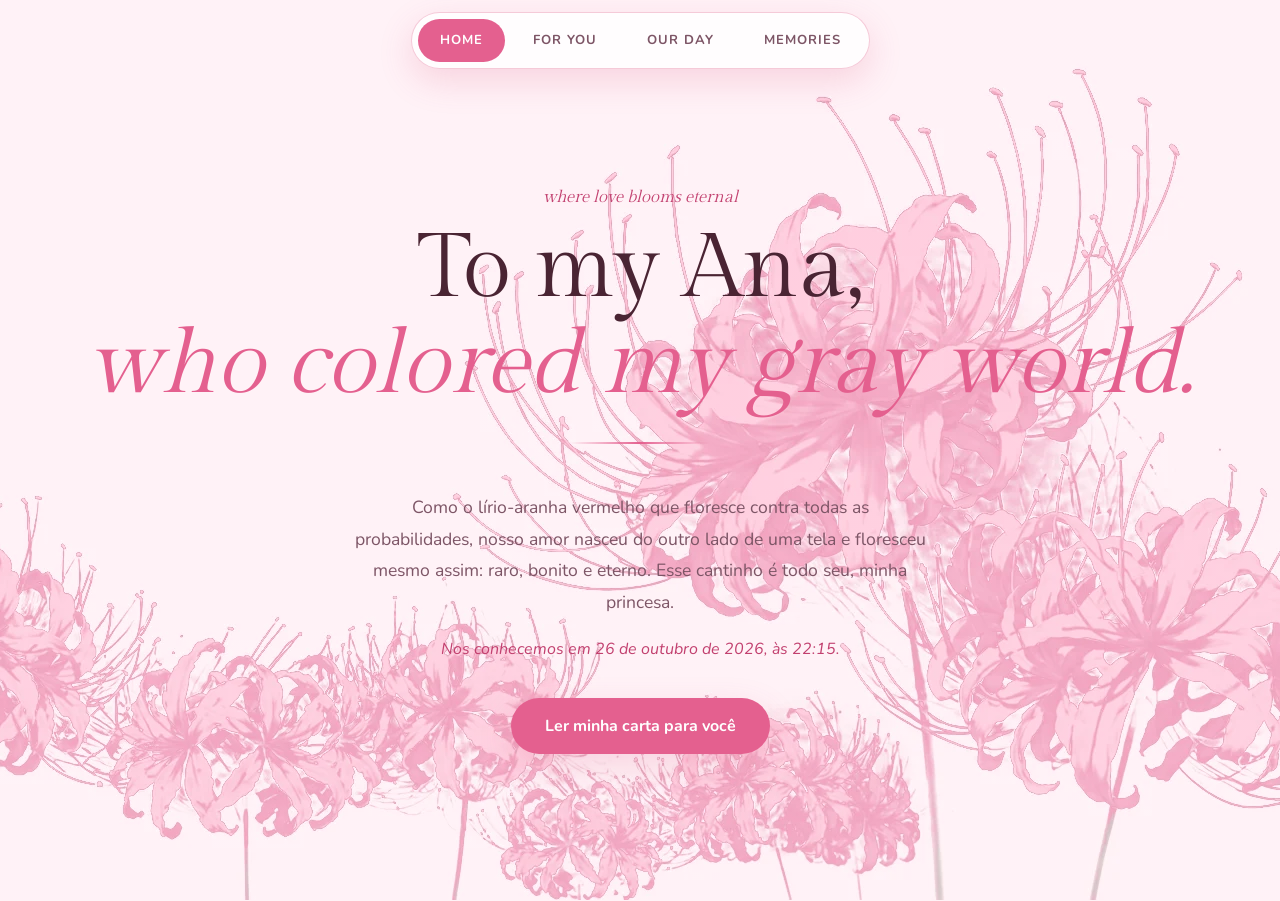
<file: index.html>
<!DOCTYPE html>
<html lang="pt-br">
<head>
    <meta charset="UTF-8">
    <meta name="viewport" content="width=device-width, initial-scale=1.0">
    <meta name="theme-color" content="#ffe1ea">
    <title>Para a Ana, meu amor ❤</title>
    <link rel="icon" href="favicon/coracao.png" type="image/png">
    <link rel="stylesheet" href="style.css">
</head>
<body class="home">

    <header class="cabecalho">
        <nav>
            <a class="ativo" href="index.html">HOME</a>
            <a href="foryou.html">FOR YOU</a>
            <a href="ourday.html">OUR DAY</a>
            <a href="memories.html">MEMORIES</a>
        </nav>
    </header>

    <main class="conteudo">

        <h1 class="frase">
            <span class="text-mini">where love blooms eternal</span>
            To my Ana,<br>
            <span class="rosa">who colored my gray world.</span>
        </h1>

        <div class="linha"></div>

        <p class="text-final">
            Como o lírio-aranha vermelho que floresce contra todas as probabilidades,
            nosso amor nasceu do outro lado de uma tela e floresceu mesmo assim:
            raro, bonito e eterno. Esse cantinho é todo seu, minha princesa.
        </p>

        <p class="data-encontro">Nos conhecemos em 26 de outubro de 2026, às 22:15.</p>

        <a class="botao" href="foryou.html">Ler minha carta para você</a>
    </main>

    <div class="hearts" aria-hidden="true">
        <span>❤</span><span>❤</span><span>❤</span><span>❤</span><span>❤</span>
        <span>❤</span><span>❤</span><span>❤</span><span>❤</span><span>❤</span>
    </div>

    <audio id="bg-music"></audio>
    <script src="script.js"></script>
</body>
</html>
</file>
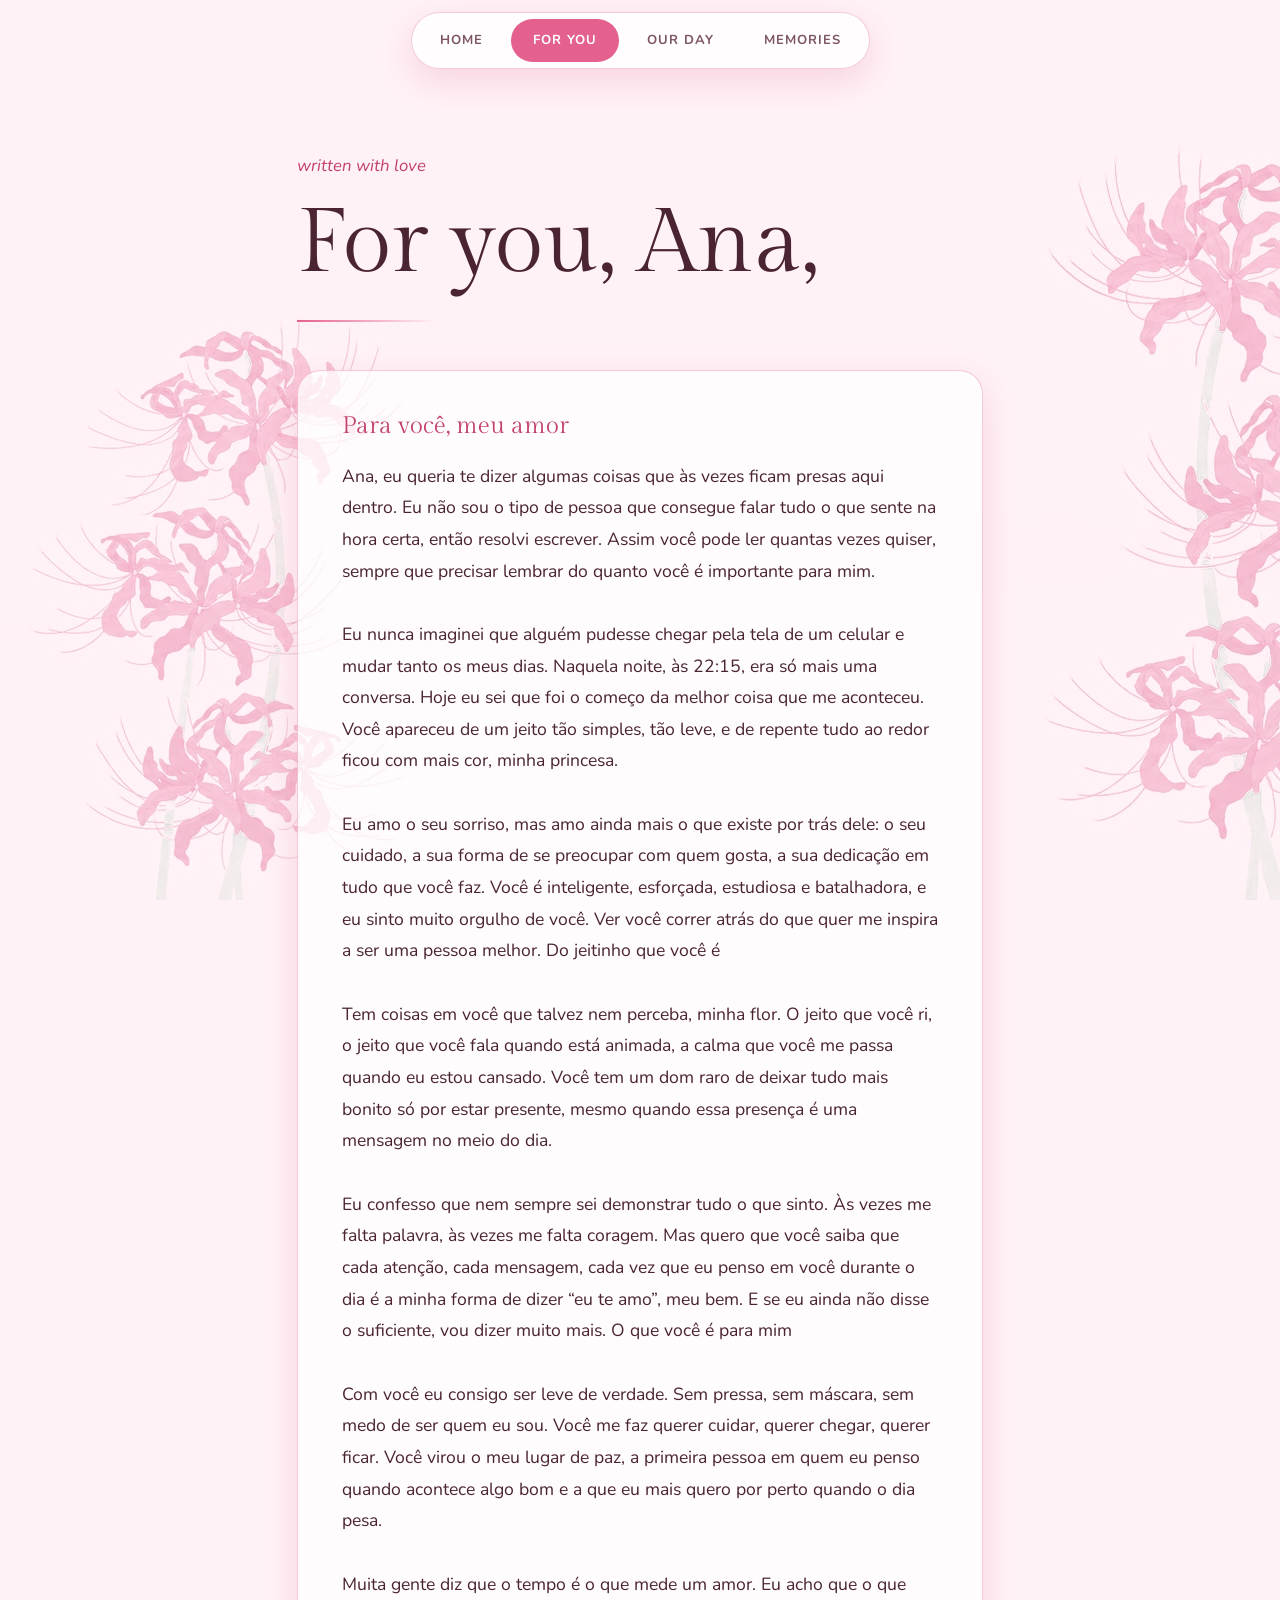
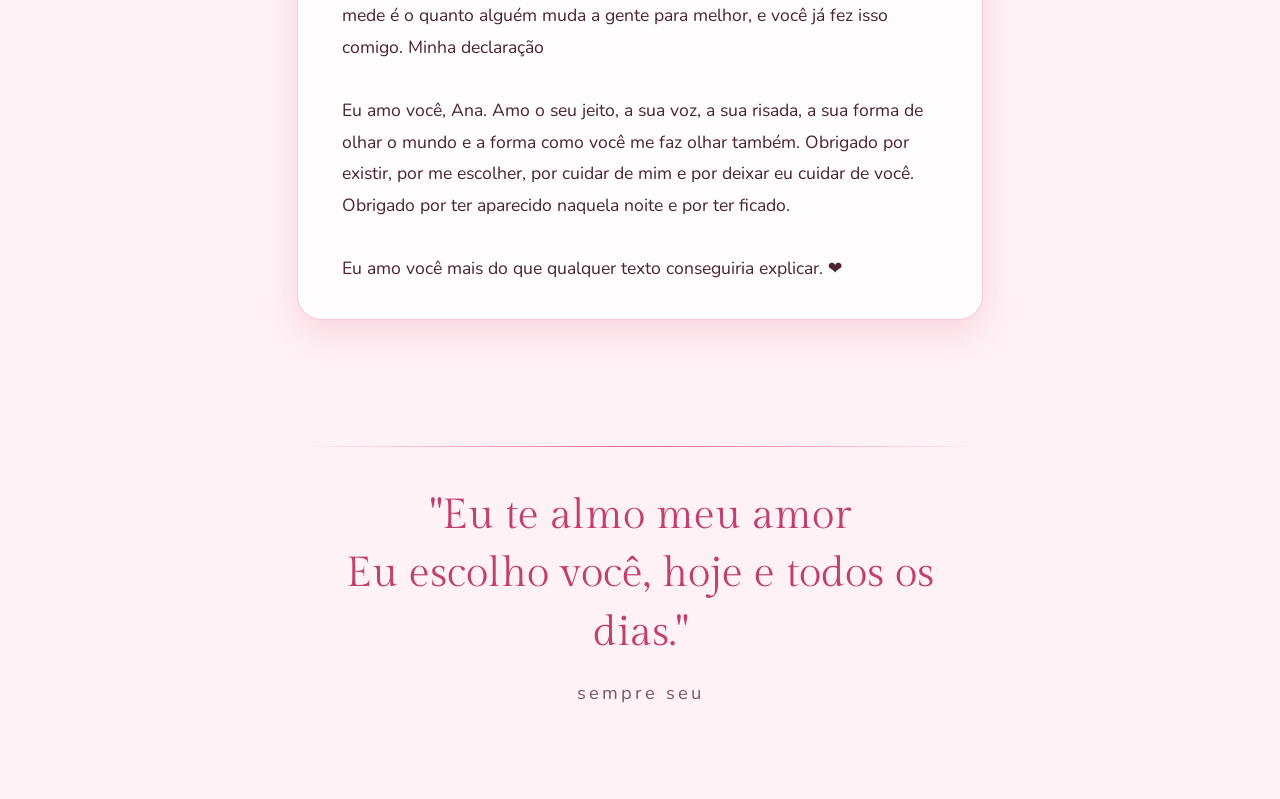
<file: foryou.html>
<!DOCTYPE html>
<html lang="pt-br">
<head>
    <meta charset="UTF-8">
    <meta name="viewport" content="width=device-width, initial-scale=1.0">
    <meta name="theme-color" content="#ffe1ea">
    <title>Para você, Ana ❤</title>
    <link rel="icon" href="favicon/coracao.png" type="image/png">
    <link rel="stylesheet" href="style.css">
</head>
<body class="foryou">

    <header class="cabecalho">
        <nav>
            <a href="index.html">HOME</a>
            <a class="ativo" href="foryou.html">FOR YOU</a>
            <a href="ourday.html">OUR DAY</a>
            <a href="memories.html">MEMORIES</a>
        </nav>
    </header>

    <section class="for-you">
        <p class="mini-title">written with love</p>

        <h1>
            For you, Ana,<br>
            <span class="rosa"></span>
        </h1>

        <div class="line"></div>

        <div class="text-block">
            <p class="section-title">Para você, meu amor</p>

            <p class="main-text">
                Ana, eu queria te dizer algumas coisas que às vezes ficam presas aqui dentro. Eu não sou o tipo de pessoa que consegue falar tudo o que sente na hora certa, então resolvi escrever. Assim você pode ler quantas vezes quiser, sempre que precisar lembrar do quanto você é importante para mim.
                <br><br>
                Eu nunca imaginei que alguém pudesse chegar pela tela de um celular e mudar tanto os meus dias. Naquela noite, às 22:15, era só mais uma conversa. Hoje eu sei que foi o começo da melhor coisa que me aconteceu. Você apareceu de um jeito tão simples, tão leve, e de repente tudo ao redor ficou com mais cor, minha princesa.
                <br><br>
                Eu amo o seu sorriso, mas amo ainda mais o que existe por trás dele: o seu cuidado, a sua forma de se preocupar com quem gosta, a sua dedicação em tudo que você faz. Você é inteligente, esforçada, estudiosa e batalhadora, e eu sinto muito orgulho de você. Ver você correr atrás do que quer me inspira a ser uma pessoa melhor. Do jeitinho que você é
                <br><br>
                Tem coisas em você que talvez nem perceba, minha flor. O jeito que você ri, o jeito que você fala quando está animada, a calma que você me passa quando eu estou cansado. Você tem um dom raro de deixar tudo mais bonito só por estar presente, mesmo quando essa presença é uma mensagem no meio do dia.
                <br><br>
                Eu confesso que nem sempre sei demonstrar tudo o que sinto. Às vezes me falta palavra, às vezes me falta coragem. Mas quero que você saiba que cada atenção, cada mensagem, cada vez que eu penso em você durante o dia é a minha forma de dizer “eu te amo”, meu bem. E se eu ainda não disse o suficiente, vou dizer muito mais. O que você é para mim
                <br><br>
                Com você eu consigo ser leve de verdade. Sem pressa, sem máscara, sem medo de ser quem eu sou. Você me faz querer cuidar, querer chegar, querer ficar. Você virou o meu lugar de paz, a primeira pessoa em quem eu penso quando acontece algo bom e a que eu mais quero por perto quando o dia pesa.
                <br><br>
                Muita gente diz que o tempo é o que mede um amor. Eu acho que o que mede é o quanto alguém muda a gente para melhor, e você já fez isso comigo. Minha declaração
                <br><br>
                Eu amo você, Ana. Amo o seu jeito, a sua voz, a sua risada, a sua forma de olhar o mundo e a forma como você me faz olhar também. Obrigado por existir, por me escolher, por cuidar de mim e por deixar eu cuidar de você. Obrigado por ter aparecido naquela noite e por ter ficado.
                <br><br>
                Eu amo você mais do que qualquer texto conseguiria explicar. ❤️
            </p>
        </div>
    </section>

    <section class="final-page">
        <div class="line01"></div>

        <h1>
            "Eu te almo meu amor<br>
            Eu escolho você, hoje e todos os dias."
        </h1>

        <p>sempre seu</p>
    </section>

    <div class="hearts" aria-hidden="true">
        <span>❤</span><span>❤</span><span>❤</span><span>❤</span><span>❤</span>
        <span>❤</span><span>❤</span><span>❤</span><span>❤</span><span>❤</span>
    </div>

    <audio id="bg-music"></audio>
    <script src="script.js"></script>
</body>
</html>
</file>
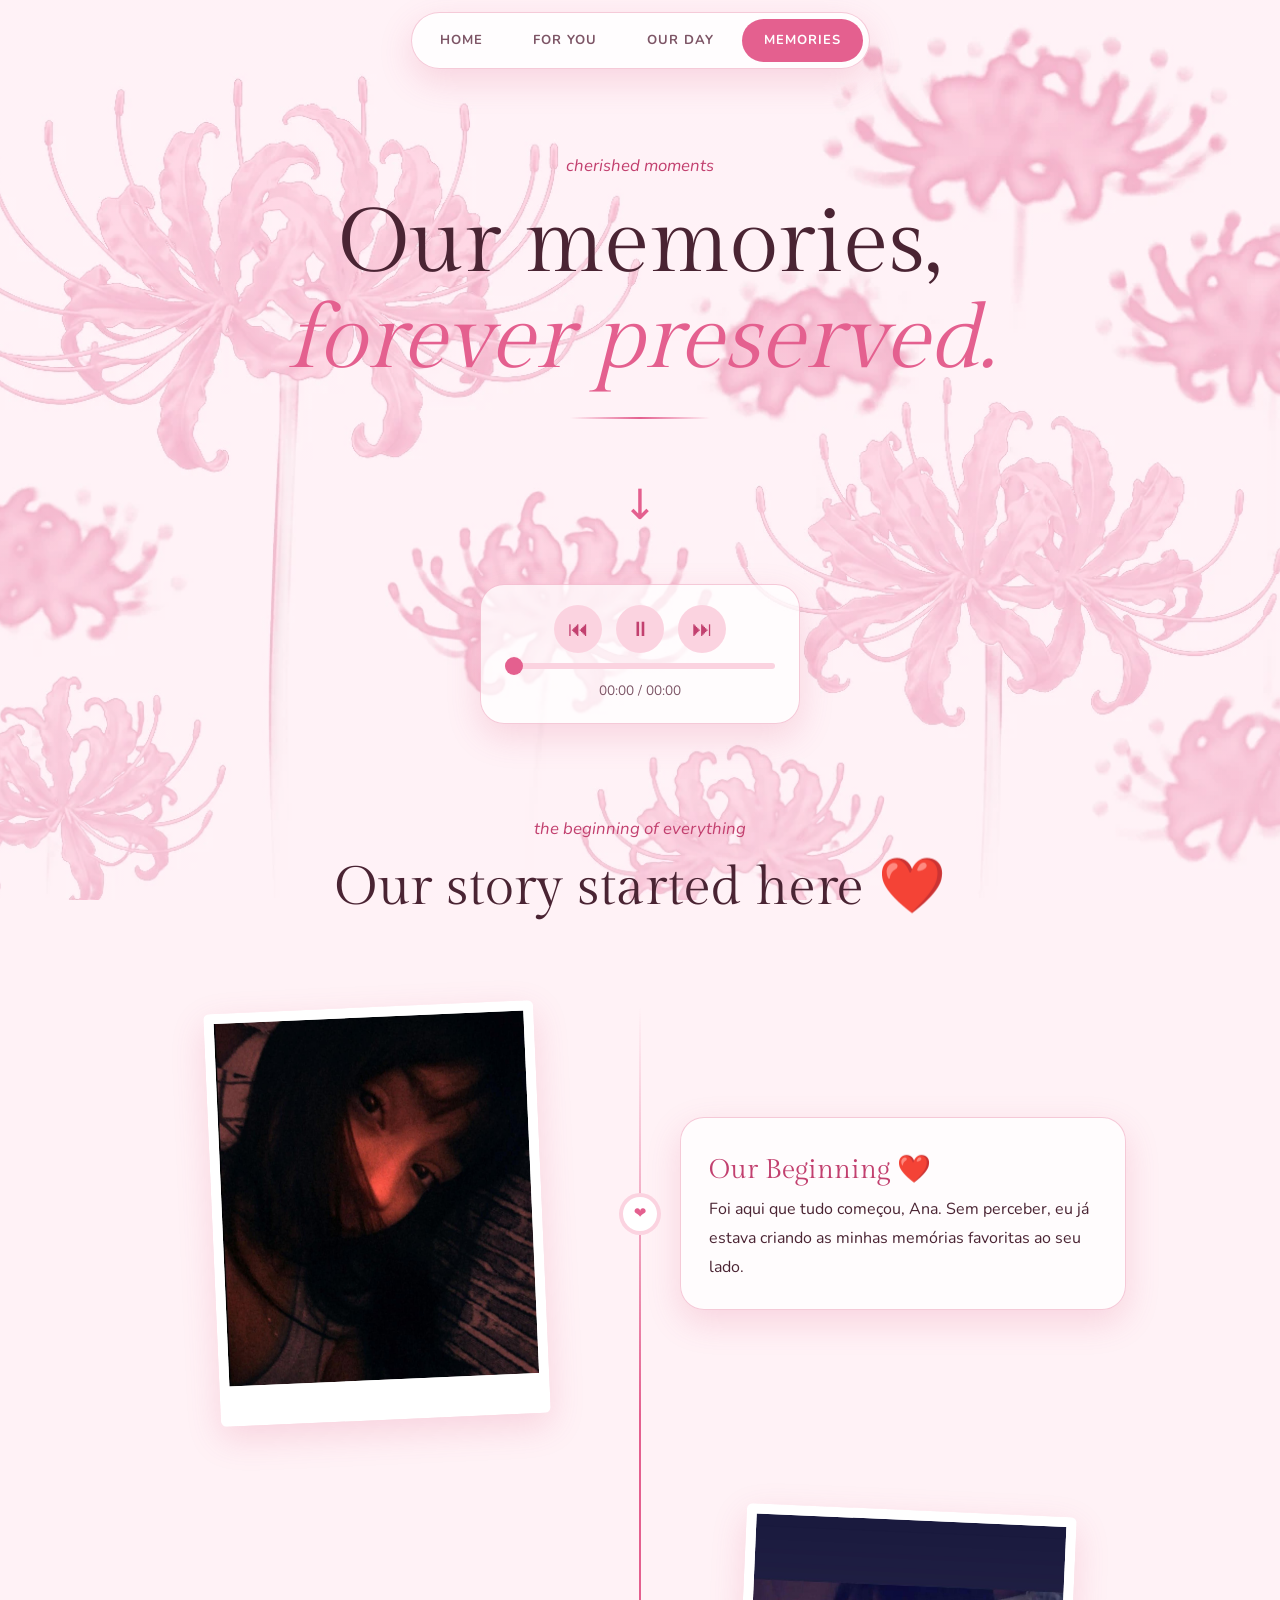
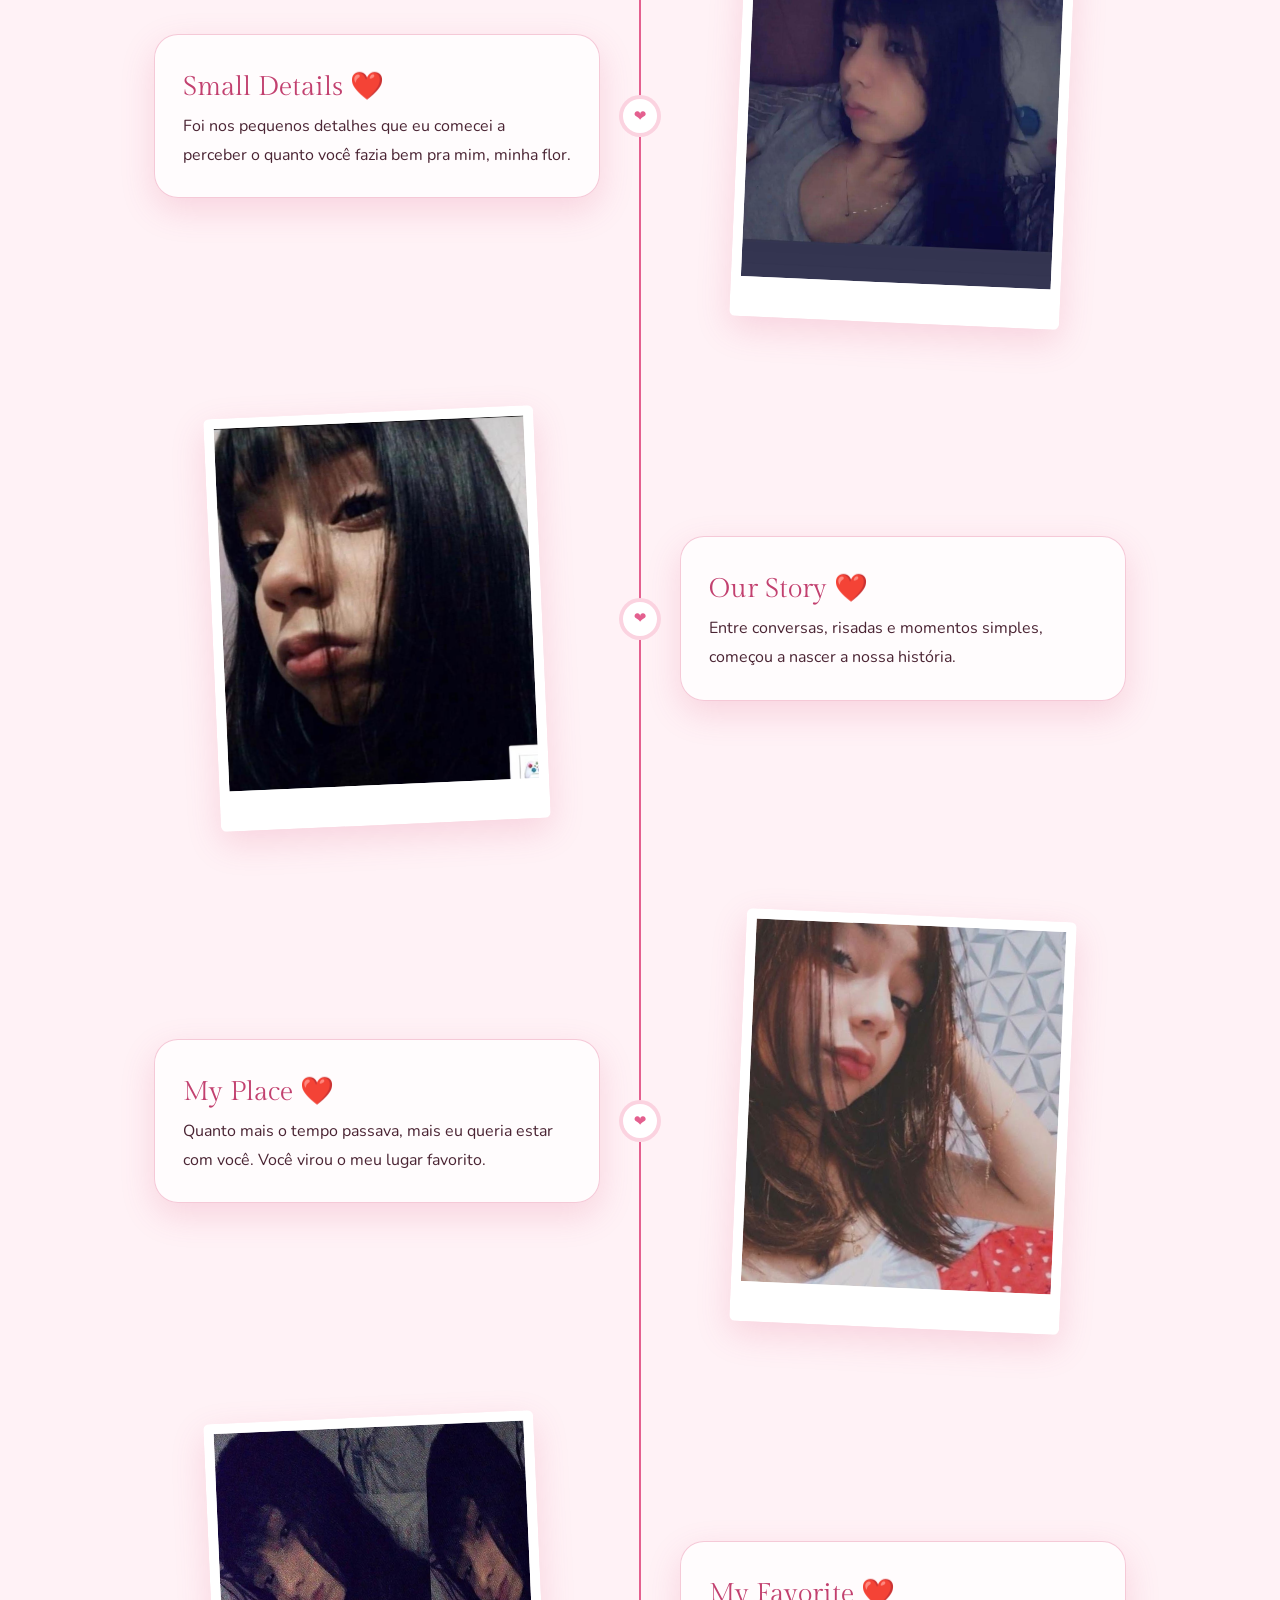
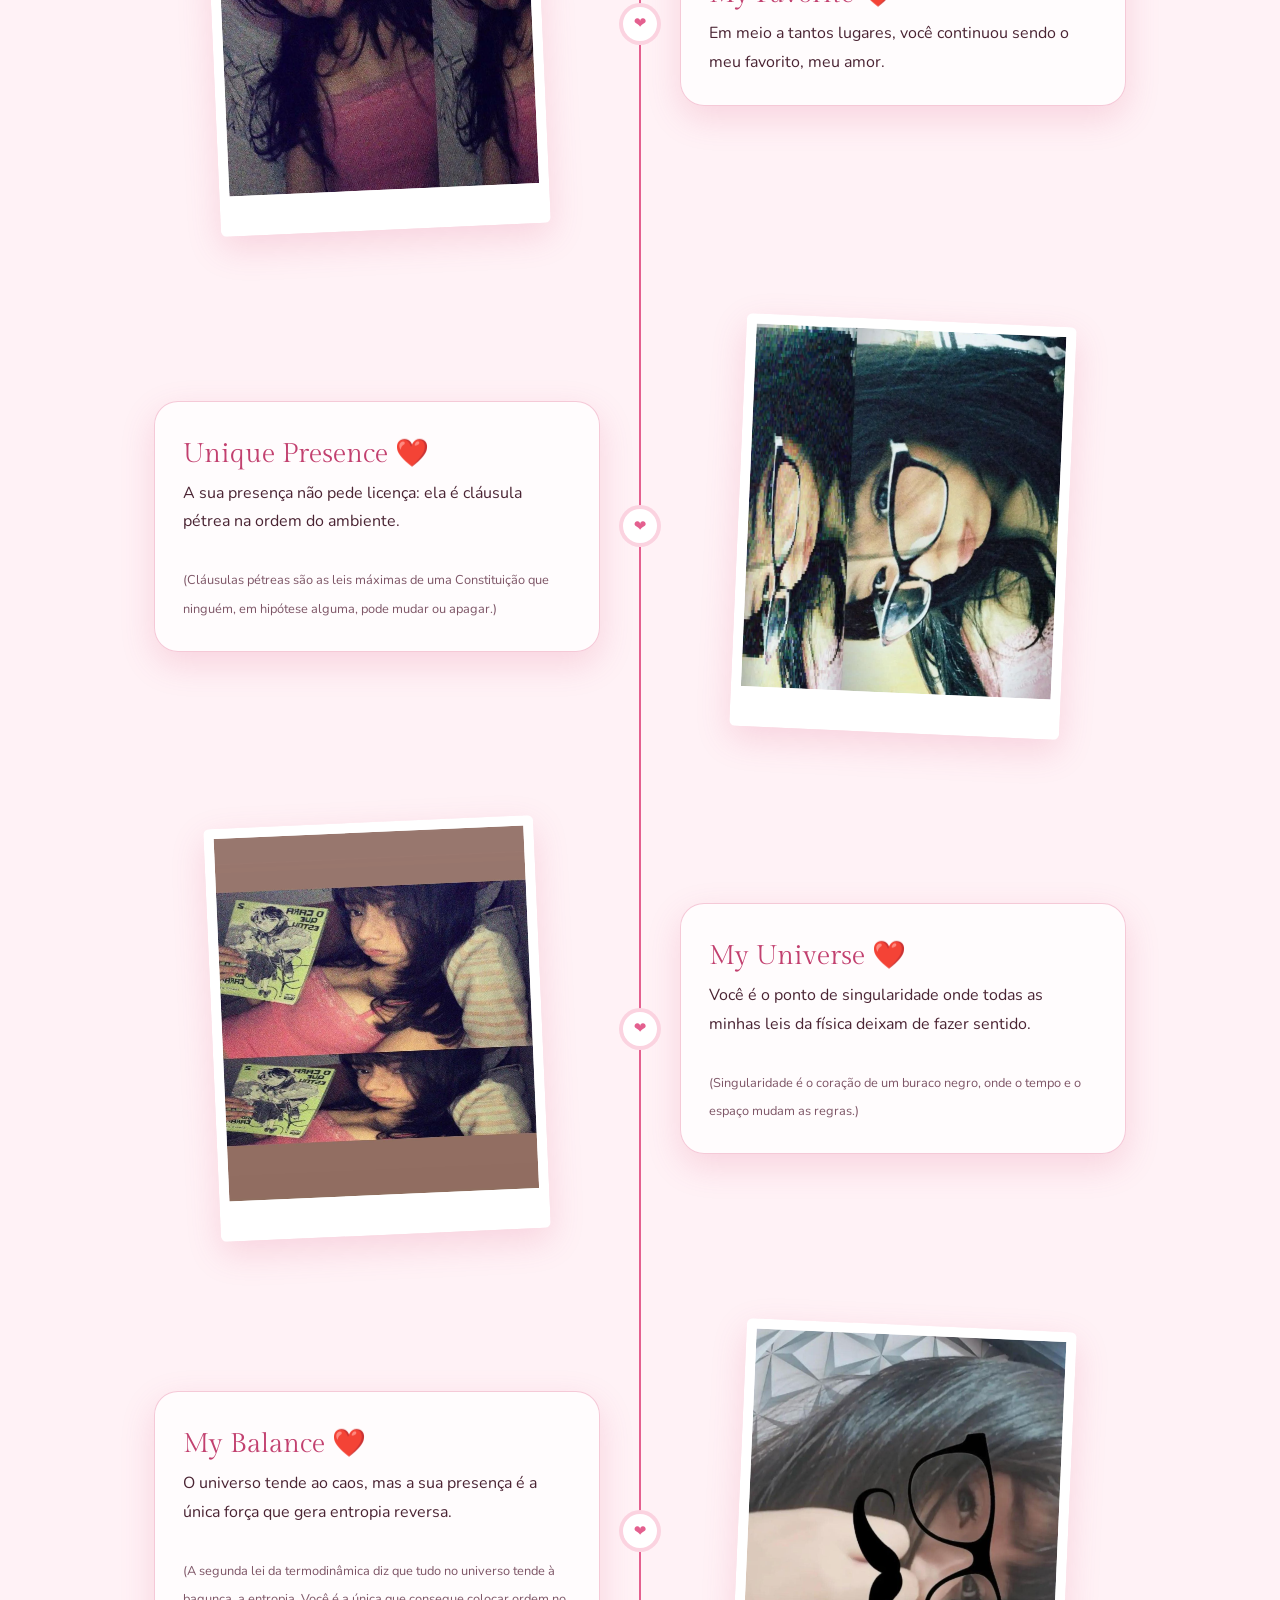
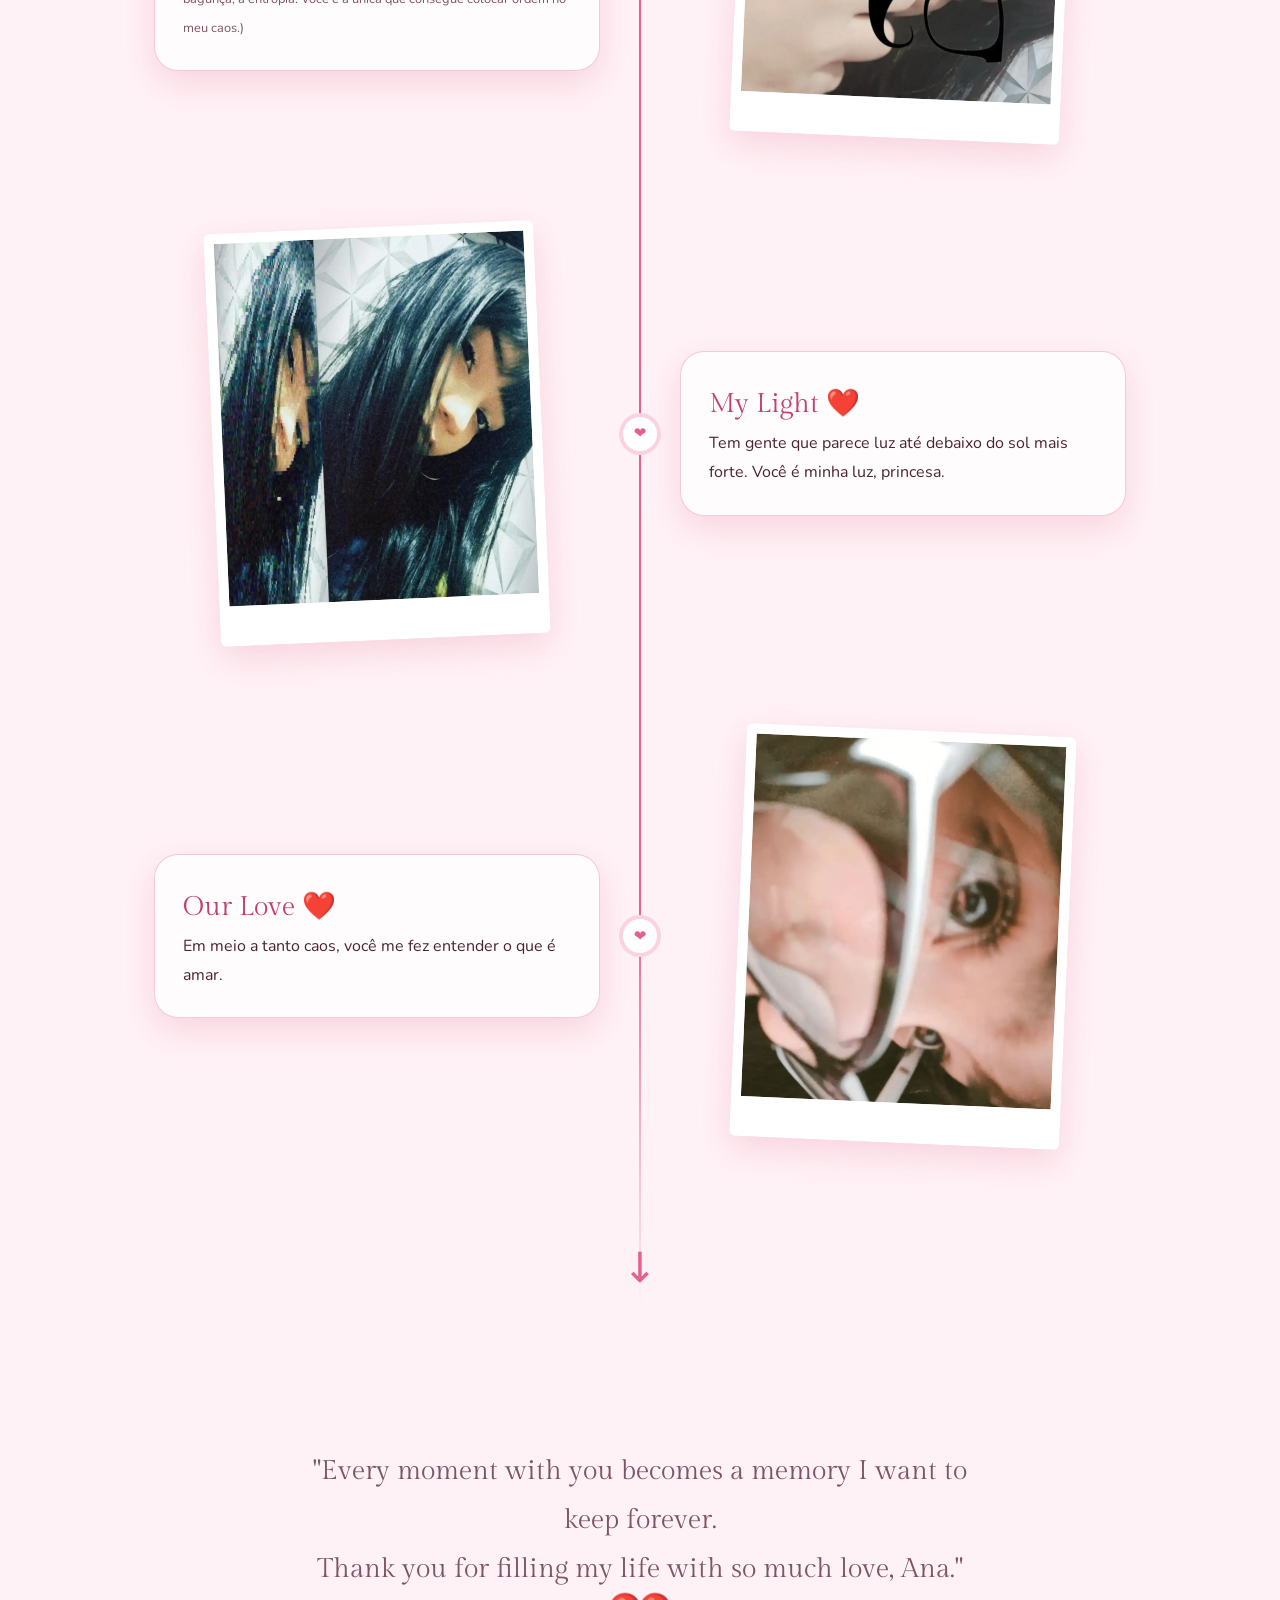
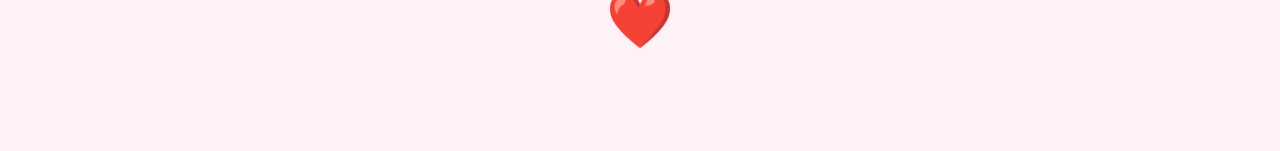
<file: memories.html>
<!DOCTYPE html>
<html lang="pt-br">
<head>
    <meta charset="UTF-8">
    <meta name="viewport" content="width=device-width, initial-scale=1.0">
    <meta name="theme-color" content="#ffe1ea">
    <title>Nossas memórias, Ana ❤</title>
    <link rel="icon" href="favicon/coracao.png" type="image/png">
    <link rel="stylesheet" href="style.css">
</head>
<body class="memories">

    <header class="cabecalho">
        <nav>
            <a href="index.html">HOME</a>
            <a href="foryou.html">FOR YOU</a>
            <a href="ourday.html">OUR DAY</a>
            <a class="ativo" href="memories.html">MEMORIES</a>
        </nav>
    </header>

    <section class="memories-body">
        <p class="mini-title">cherished moments</p>

        <h1>
            Our memories,<br>
            <span class="rosa">forever preserved.</span>
        </h1>

        <div class="line-memories"></div>
    </section>

    <div class="fade-in">
        <div class="timeline-end" aria-hidden="true">↓</div>
    </div>

    <div class="music-player-inline">
        <audio id="bg-music" loop>
            <source src="music/music01.mp3" type="audio/mpeg">
        </audio>
        <div class="controls">
            <button id="prev-music" aria-label="Música anterior">⏮</button>
            <button id="play-music" aria-label="Tocar ou pausar">⏸</button>
            <button id="next-music" aria-label="Próxima música">⏭</button>
        </div>
        <input type="range" id="music-progress" value="0" aria-label="Progresso da música">
        <span id="music-time">00:00 / 00:00</span>
    </div>

    <div class="timeline-start">
        <span>the beginning of everything</span>
        <h1>Our story started here ❤️</h1>
    </div>

    <section class="timeline">

        <div class="timeline-item left">
            <div class="timeline-image">
                <img src="fotos-projeto/foto01.jpg" alt="Foto 01 da nossa história" loading="lazy">
            </div>
            <div class="timeline-content">
                <h2>Our Beginning ❤️</h2>
                <p>Foi aqui que tudo começou, Ana. Sem perceber, eu já estava criando as minhas memórias favoritas ao seu lado.</p>
            </div>
        </div>

        <div class="timeline-item right">
            <div class="timeline-image">
                <img src="fotos-projeto/foto02.jpg" alt="Foto 02 da nossa história" loading="lazy">
            </div>
            <div class="timeline-content">
                <h2>Small Details ❤️</h2>
                <p>Foi nos pequenos detalhes que eu comecei a perceber o quanto você fazia bem pra mim, minha flor.</p>
            </div>
        </div>

        <div class="timeline-item left">
            <div class="timeline-image">
                <img src="fotos-projeto/foto03.jpg" alt="Foto 03 da nossa história" loading="lazy">
            </div>
            <div class="timeline-content">
                <h2>Our Story ❤️</h2>
                <p>Entre conversas, risadas e momentos simples, começou a nascer a nossa história.</p>
            </div>
        </div>

        <div class="timeline-item right">
            <div class="timeline-image">
                <img src="fotos-projeto/foto04.jpg" alt="Foto 04 da nossa história" loading="lazy">
            </div>
            <div class="timeline-content">
                <h2>My Place ❤️</h2>
                <p>Quanto mais o tempo passava, mais eu queria estar com você. Você virou o meu lugar favorito.</p>
            </div>
        </div>

        <div class="timeline-item left">
            <div class="timeline-image">
                <img src="fotos-projeto/foto05.jpg" alt="Foto 05 da nossa história" loading="lazy">
            </div>
            <div class="timeline-content">
                <h2>My Favorite ❤️</h2>
                <p>Em meio a tantos lugares, você continuou sendo o meu favorito, meu amor.</p>
            </div>
        </div>

        <div class="timeline-item right">
            <div class="timeline-image">
                <img src="fotos-projeto/foto06.jpg" alt="Foto 06 da nossa história" loading="lazy">
            </div>
            <div class="timeline-content">
                <h2>Unique Presence ❤️</h2>
                <p>A sua presença não pede licença: ela é cláusula pétrea na ordem do ambiente.
                <br><br><span class="pequeno">(Cláusulas pétreas são as leis máximas de uma Constituição que ninguém, em hipótese alguma, pode mudar ou apagar.)</span></p>
            </div>
        </div>

        <div class="timeline-item left">
            <div class="timeline-image">
                <img src="fotos-projeto/foto07.jpg" alt="Foto 07 da nossa história" loading="lazy">
            </div>
            <div class="timeline-content">
                <h2>My Universe ❤️</h2>
                <p>Você é o ponto de singularidade onde todas as minhas leis da física deixam de fazer sentido.
                <br><br><span class="pequeno">(Singularidade é o coração de um buraco negro, onde o tempo e o espaço mudam as regras.)</span></p>
            </div>
        </div>

        <div class="timeline-item right">
            <div class="timeline-image">
                <img src="fotos-projeto/foto09.jpg" alt="Foto 08 da nossa história" loading="lazy">
            </div>
            <div class="timeline-content">
                <h2>My Balance ❤️</h2>
                <p>O universo tende ao caos, mas a sua presença é a única força que gera entropia reversa.
                <br><br><span class="pequeno">(A segunda lei da termodinâmica diz que tudo no universo tende à bagunça, a entropia. Você é a única que consegue colocar ordem no meu caos.)</span></p>
            </div>
        </div>

        <div class="timeline-item left">
            <div class="timeline-image">
                <img src="fotos-projeto/foto10.jpg" alt="Foto 09 da nossa história" loading="lazy">
            </div>
            <div class="timeline-content">
                <h2>My Light ❤️</h2>
                <p>Tem gente que parece luz até debaixo do sol mais forte. Você é minha luz, princesa.</p>
            </div>
        </div>

        <div class="timeline-item right">
            <div class="timeline-image">
                <img src="fotos-projeto/foto11.jpg" alt="Foto 10 da nossa história" loading="lazy">
            </div>
            <div class="timeline-content">
                <h2>Our Love ❤️</h2>
                <p>Em meio a tanto caos, você me fez entender o que é amar.</p>
            </div>
        </div>

        <div class="timeline-end01" aria-hidden="true">↓</div>

    </section>

    <section class="final-page-memories">
        <p>"Every moment with you becomes a memory I want to keep forever.<br>
        Thank you for filling my life with so much love, Ana."</p>

        <h1>❤️</h1>
    </section>

    <div class="hearts" aria-hidden="true">
        <span>❤</span><span>❤</span><span>❤</span><span>❤</span><span>❤</span>
        <span>❤</span><span>❤</span><span>❤</span><span>❤</span><span>❤</span>
    </div>

    <script src="script.js"></script>
</body>
</html>
</file>
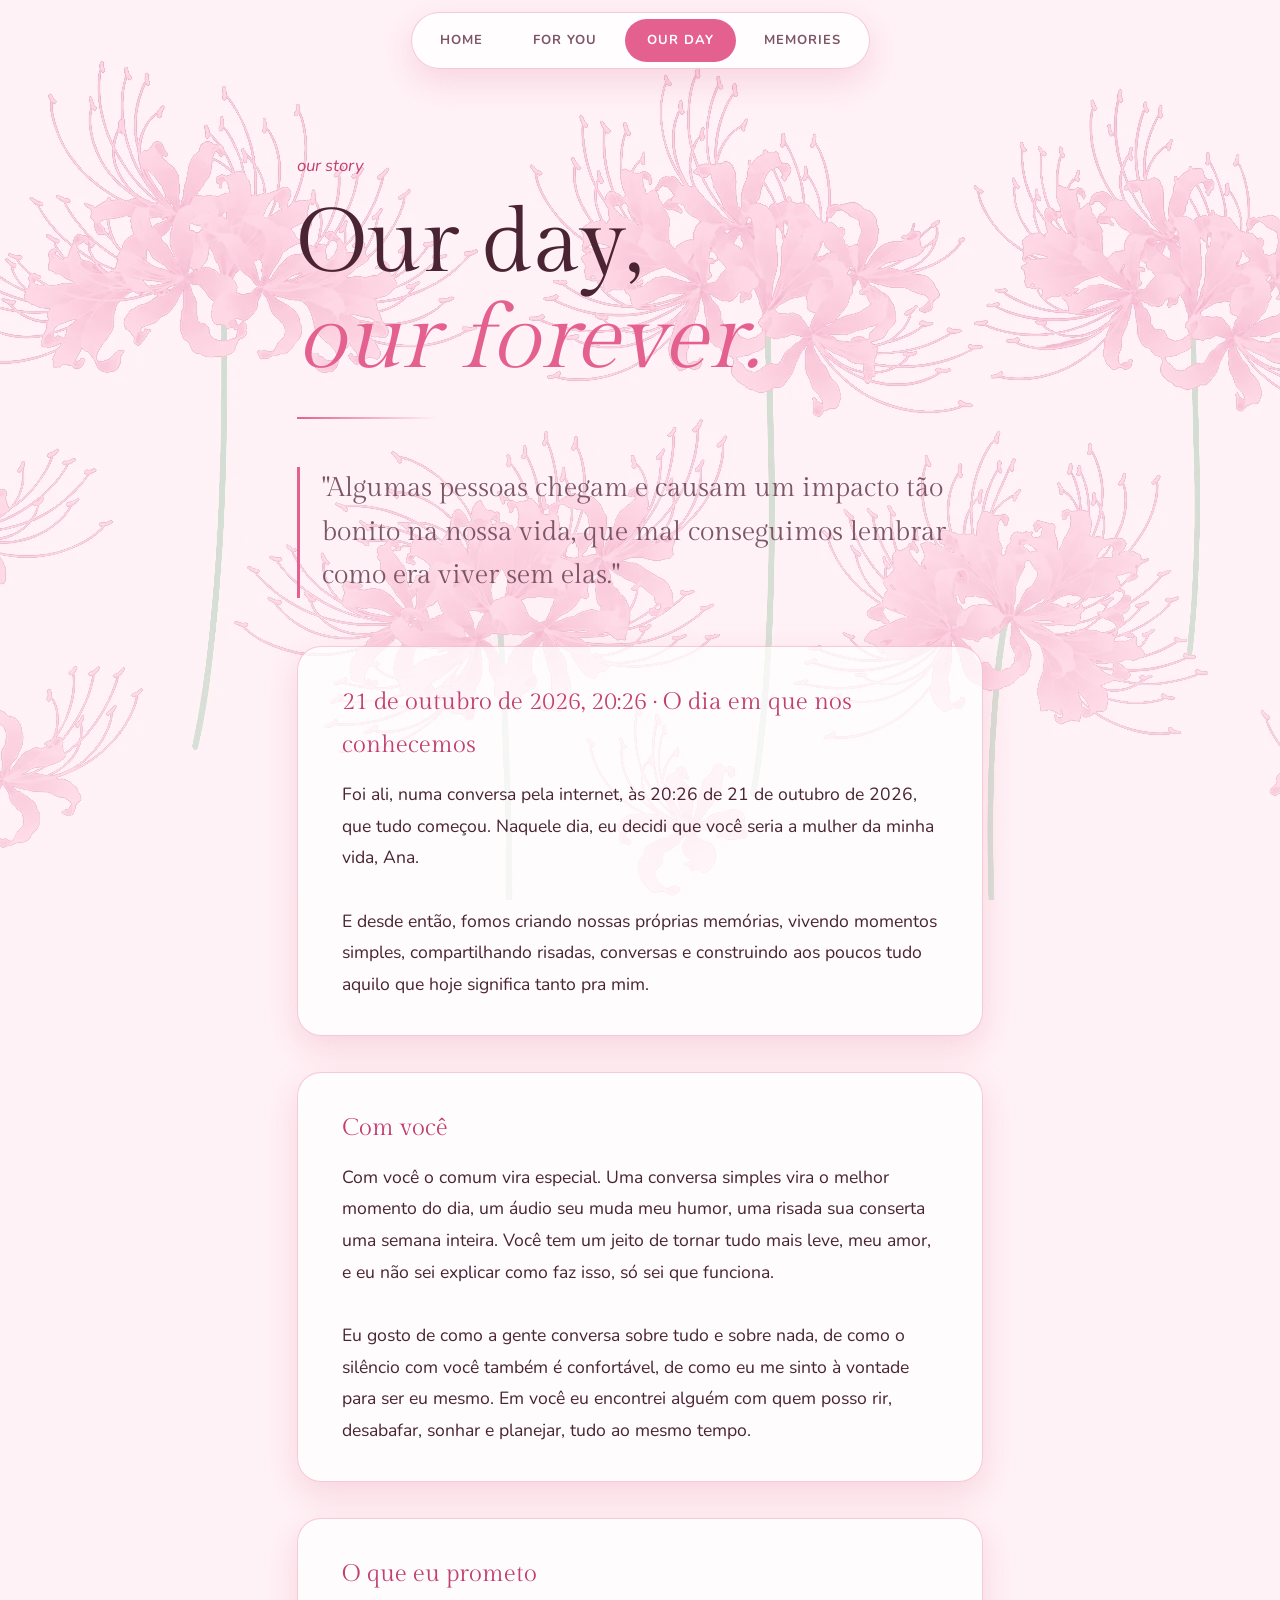
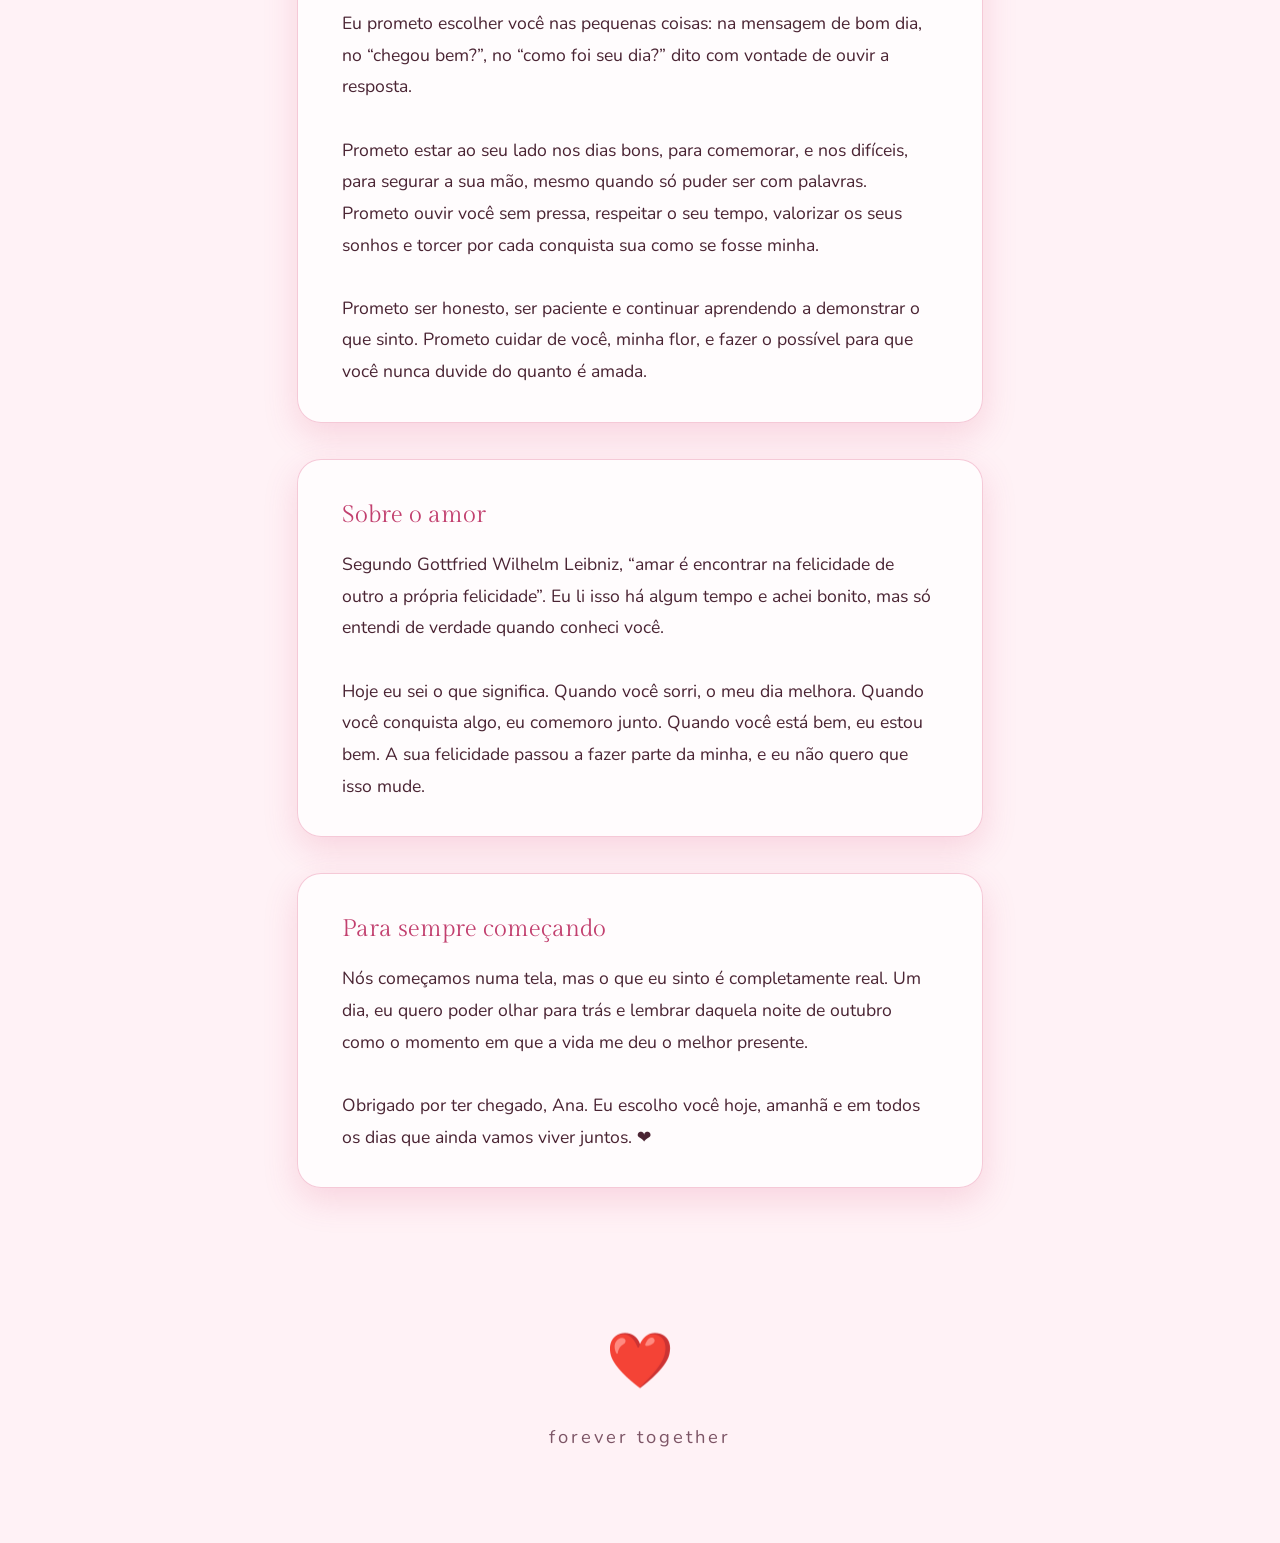
<file: ourday.html>
<!DOCTYPE html>
<html lang="pt-br">
<head>
    <meta charset="UTF-8">
    <meta name="viewport" content="width=device-width, initial-scale=1.0">
    <meta name="theme-color" content="#ffe1ea">
    <title>Nosso dia, Ana ❤</title>
    <link rel="icon" href="favicon/coracao.png" type="image/png">
    <link rel="stylesheet" href="style.css">
</head>
<body class="ourday">

    <header class="cabecalho">
        <nav>
            <a href="index.html">HOME</a>
            <a href="foryou.html">FOR YOU</a>
            <a class="ativo" href="ourday.html">OUR DAY</a>
            <a href="memories.html">MEMORIES</a>
        </nav>
    </header>

    <section class="our-day">
        <p class="mini-title">our story</p>

        <h1>
            Our day,<br>
            <span class="rosa">our forever.</span>
        </h1>

        <div class="line"></div>

        <div class="citacao">
            <p>
                "Algumas pessoas chegam e causam um impacto tão bonito na nossa vida,
                que mal conseguimos lembrar como era viver sem elas."
            </p>
        </div>

        <div class="day-block">
            <p class="section-title">21 de outubro de 2026, 20:26 · O dia em que nos conhecemos</p>

            <p class="main-text">
                Foi ali, numa conversa pela internet, às 20:26 de 21 de outubro de 2026, que tudo começou.
                Naquele dia, eu decidi que você seria a mulher da minha vida, Ana.
                <br><br>
                E desde então, fomos criando nossas próprias memórias, vivendo momentos simples, compartilhando risadas, conversas e construindo aos poucos tudo aquilo que hoje significa tanto pra mim.
            </p>
        </div>

        <div class="day-block">
            <p class="section-title">Com você</p>

            <p class="main-text">
                Com você o comum vira especial. Uma conversa simples vira o melhor momento do dia, um áudio seu muda meu humor, uma risada sua conserta uma semana inteira. Você tem um jeito de tornar tudo mais leve, meu amor, e eu não sei explicar como faz isso, só sei que funciona.
                <br><br>
                Eu gosto de como a gente conversa sobre tudo e sobre nada, de como o silêncio com você também é confortável, de como eu me sinto à vontade para ser eu mesmo. Em você eu encontrei alguém com quem posso rir, desabafar, sonhar e planejar, tudo ao mesmo tempo.
            </p>
        </div>

        <div class="day-block">
            <p class="section-title">O que eu prometo</p>

            <p class="main-text">
                Eu prometo escolher você nas pequenas coisas: na mensagem de bom dia, no “chegou bem?”, no “como foi seu dia?” dito com vontade de ouvir a resposta.
                <br><br>
                Prometo estar ao seu lado nos dias bons, para comemorar, e nos difíceis, para segurar a sua mão, mesmo quando só puder ser com palavras. Prometo ouvir você sem pressa, respeitar o seu tempo, valorizar os seus sonhos e torcer por cada conquista sua como se fosse minha.
                <br><br>
                Prometo ser honesto, ser paciente e continuar aprendendo a demonstrar o que sinto. Prometo cuidar de você, minha flor, e fazer o possível para que você nunca duvide do quanto é amada.
            </p>
        </div>

        <div class="day-block">
            <p class="section-title">Sobre o amor</p>

            <p class="main-text">
                Segundo Gottfried Wilhelm Leibniz, “amar é encontrar na felicidade de outro a própria felicidade”. Eu li isso há algum tempo e achei bonito, mas só entendi de verdade quando conheci você.
                <br><br>
                Hoje eu sei o que significa. Quando você sorri, o meu dia melhora. Quando você conquista algo, eu comemoro junto. Quando você está bem, eu estou bem. A sua felicidade passou a fazer parte da minha, e eu não quero que isso mude.
            </p>
        </div>

        <div class="day-block">
            <p class="section-title">Para sempre começando</p>

            <p class="main-text">
                Nós começamos numa tela, mas o que eu sinto é completamente real. Um dia, eu quero poder olhar para trás e lembrar daquela noite de outubro como o momento em que a vida me deu o melhor presente.
                <br><br>
                Obrigado por ter chegado, Ana. Eu escolho você hoje, amanhã e em todos os dias que ainda vamos viver juntos. ❤️
            </p>
        </div>
    </section>

    <section class="final-page-our">
        <h1>❤️</h1>
        <p>forever together</p>
    </section>

    <div class="hearts" aria-hidden="true">
        <span>❤</span><span>❤</span><span>❤</span><span>❤</span><span>❤</span>
        <span>❤</span><span>❤</span><span>❤</span><span>❤</span><span>❤</span>
    </div>

    <audio id="bg-music"></audio>
    <script src="script.js"></script>
</body>
</html>
</file>
<file: style.css>
@import url('https://fonts.googleapis.com/css2?family=Nunito:wght@400;600;700&display=swap');

@font-face {
    font-family: 'Gilda Display';
    src: url('fonts/Gilda-Display_ttf.eot');
    src: url('fonts/Gilda-Display_ttf.woff') format('woff');
    font-display: swap;
}

:root {
    --bg-1: #fff7fa;
    --bg-2: #ffe9f0;
    --card: rgba(255, 255, 255, 0.72);
    --ink: #4a2433;
    --ink-soft: #7d5566;
    --rose: #e4608f;
    --rose-deep: #c2406f;
    --blush: #fbd3e0;
    --line: rgba(217, 70, 119, 0.28);
    --shadow: 0 12px 34px rgba(217, 70, 119, 0.18);
    --display: 'Gilda Display', Georgia, serif;
    --body: 'Nunito', system-ui, sans-serif;
}

* { margin: 0; padding: 0; box-sizing: border-box; }

html { scroll-behavior: smooth; }

body {
    font-family: var(--body);
    color: var(--ink);
    line-height: 1.8;
    min-height: 100vh;
    background: #fff2f6;
    position: relative;
    overflow-x: hidden;
}

h1, h2 { font-family: var(--display); font-weight: 400; }

a:focus-visible, button:focus-visible, input:focus-visible {
    outline: 3px solid var(--rose);
    outline-offset: 3px;
}

/* ---------- CORAÇÕES SUBINDO ---------- */
.hearts {
    position: fixed; inset: 0;
    pointer-events: none;
    overflow: hidden;
    z-index: 0;
}
.hearts span {
    position: absolute;
    bottom: -60px;
    color: rgba(217, 70, 119, 0.3);
    animation: subir linear infinite;
}
@keyframes subir {
    0%   { transform: translateY(0) scale(1); opacity: 0; }
    10%  { opacity: 1; }
    100% { transform: translateY(-115vh) scale(1.3); opacity: 0; }
}
.hearts span:nth-child(1)  { left: 5%;  font-size: 18px; animation-duration: 12s; }
.hearts span:nth-child(2)  { left: 15%; font-size: 30px; animation-duration: 15s; animation-delay: 2s; }
.hearts span:nth-child(3)  { left: 28%; font-size: 24px; animation-duration: 11s; animation-delay: 5s; }
.hearts span:nth-child(4)  { left: 40%; font-size: 20px; animation-duration: 18s; }
.hearts span:nth-child(5)  { left: 52%; font-size: 26px; animation-duration: 13s; animation-delay: 3s; }
.hearts span:nth-child(6)  { left: 63%; font-size: 22px; animation-duration: 14s; animation-delay: 7s; }
.hearts span:nth-child(7)  { left: 74%; font-size: 28px; animation-duration: 16s; }
.hearts span:nth-child(8)  { left: 82%; font-size: 32px; animation-duration: 12s; animation-delay: 4s; }
.hearts span:nth-child(9)  { left: 90%; font-size: 36px; animation-duration: 17s; animation-delay: 1s; }
.hearts span:nth-child(10) { left: 97%; font-size: 22px; animation-duration: 14s; animation-delay: 6s; }

main, section, .conteudo, .timeline-start { position: relative; z-index: 1; }

/* ---------- MENU ---------- */
.cabecalho {
    position: sticky; top: 0;
    z-index: 1000;
    padding: 12px;
    transition: transform 0.4s ease;
}
.cabecalho.esconder { transform: translateY(-120%); }

.cabecalho nav {
    width: fit-content;
    max-width: 100%;
    margin: 0 auto;
    display: flex;
    gap: 6px;
    padding: 6px;
    background: rgba(255, 255, 255, 0.82);
    backdrop-filter: blur(10px);
    -webkit-backdrop-filter: blur(10px);
    border: 1px solid var(--line);
    border-radius: 999px;
    box-shadow: var(--shadow);
}
.cabecalho nav a {
    color: var(--ink-soft);
    text-decoration: none;
    font-size: 13px;
    font-weight: 700;
    letter-spacing: 1px;
    padding: 10px 22px;
    border-radius: 999px;
    transition: background 0.25s, color 0.25s;
}
.cabecalho nav a:hover { background: var(--blush); color: var(--rose-deep); }
.cabecalho nav a.ativo { background: var(--rose); color: #fff; }

/* ---------- TIPOGRAFIA COMUM ---------- */
.mini-title, .text-mini, .timeline-start span {
    display: block;
    font-style: italic;
    font-size: 1.05rem;
    color: var(--rose-deep);
    margin-bottom: 14px;
}
.rosa { color: var(--rose); font-style: italic; }

.for-you h1, .our-day h1, .memories h1, .frase {
    font-size: clamp(2.6rem, 9vw, 5.6rem);
    line-height: 1.08;
    color: var(--ink);
}

.line, .linha, .line-memories {
    width: 140px; height: 2px;
    background: linear-gradient(to right, var(--rose), transparent);
    margin: 28px 0 48px;
}
.linha, .line-memories { margin-left: auto; margin-right: auto; background: linear-gradient(to right, transparent, var(--rose), transparent); }

.section-title {
    font-family: var(--display);
    font-size: 1.5rem;
    color: var(--rose-deep);
    margin-bottom: 12px;
}

.main-text {
    font-size: 1.1rem;
    max-width: 66ch;
    color: var(--ink);
}

.pequeno { font-size: 0.8rem; color: var(--ink-soft); }

/* ---------- HOME ---------- */
.home { display: flex; flex-direction: column; }
.home .conteudo {
    flex: 1;
    min-height: calc(100svh - 80px);
    display: flex; flex-direction: column;
    align-items: center; justify-content: center;
    text-align: center;
    padding: 20px 6% 60px;
}
.frase { animation: aparecer 1.6s ease both; }
.text-final {
    max-width: 52ch;
    font-size: 1.1rem;
    color: var(--ink-soft);
}
.botao {
    display: inline-block;
    margin-top: 34px;
    padding: 14px 34px;
    border-radius: 999px;
    background: var(--rose);
    color: #fff;
    text-decoration: none;
    font-weight: 700;
    box-shadow: var(--shadow);
    transition: transform 0.25s, background 0.25s;
}
.botao:hover { background: var(--rose-deep); transform: translateY(-3px); }

@keyframes aparecer {
    from { opacity: 0; transform: translateY(24px); }
    to   { opacity: 1; transform: translateY(0); }
}

/* ---------- FOR YOU / OUR DAY ---------- */
.for-you, .our-day {
    max-width: 840px;
    margin: 0 auto;
    padding: 70px 6% 40px;
}
.text-block, .day-block {
    background: var(--card);
    border: 1px solid var(--line);
    border-radius: 24px;
    padding: 34px clamp(20px, 5vw, 44px);
    box-shadow: var(--shadow);
    margin-bottom: 36px;
}
.text-block .main-text, .day-block .main-text { margin-bottom: 0; }

.citacao {
    margin: 10px 0 48px;
    padding-left: 22px;
    border-left: 3px solid var(--rose);
}
.citacao p {
    font-family: var(--display);
    font-size: clamp(1.25rem, 3.4vw, 1.7rem);
    line-height: 1.6;
    color: var(--ink-soft);
}

.final-page, .final-page-our, .final-page-memories {
    max-width: 840px;
    margin: 0 auto;
    padding: 50px 6% 90px;
    text-align: center;
}
.line01 {
    width: 100%; height: 1px;
    margin-bottom: 40px;
    background: linear-gradient(to right, transparent, var(--rose), transparent);
}
.final-page h1 { font-size: clamp(1.7rem, 5vw, 2.6rem); line-height: 1.4; color: var(--rose-deep); margin-bottom: 14px; }
.final-page p, .final-page-our p { color: var(--ink-soft); font-size: 1.15rem; letter-spacing: 3px; }
.final-page-our h1, .final-page-memories h1 { font-size: 3.4rem; margin-bottom: 8px; }
.final-page-memories p { font-family: var(--display); font-size: clamp(1.2rem, 3.4vw, 1.7rem); color: var(--ink-soft); }

/* ---------- MEMORIES ---------- */
.memories-body { text-align: center; padding: 70px 6% 0; }

.fade-in { animation: aparecer 1.6s ease both; }
.timeline-end, .timeline-end01 {
    display: flex; justify-content: center;
    font-size: 2.6rem;
    color: var(--rose);
    animation: flutuar 2s ease-in-out infinite;
}
.timeline-end { margin-top: 50px; }
.timeline-end01 { margin-top: 40px; }
@keyframes flutuar { 50% { transform: translateY(10px); } }

.music-player-inline {
    display: flex; flex-direction: column; align-items: center;
    gap: 10px;
    width: min(320px, 90%);
    margin: 40px auto 20px;
    padding: 20px 24px;
    border-radius: 24px;
    background: var(--card);
    border: 1px solid var(--line);
    box-shadow: var(--shadow);
    position: relative; z-index: 10;
}
.music-player-inline .controls { display: flex; gap: 14px; }
.music-player-inline button {
    width: 48px; height: 48px;
    border: none; border-radius: 50%;
    background: var(--blush);
    color: var(--rose-deep);
    font-size: 1.3rem;
    cursor: pointer;
    transition: background 0.2s, transform 0.2s;
}
.music-player-inline button:hover { background: var(--rose); color: #fff; transform: scale(1.08); }
#music-progress {
    -webkit-appearance: none; appearance: none;
    width: 100%; height: 6px;
    border-radius: 10px;
    background: var(--blush);
    cursor: pointer;
}
#music-progress::-webkit-slider-thumb {
    -webkit-appearance: none;
    width: 18px; height: 18px; border-radius: 50%;
    background: var(--rose);
}
#music-progress::-moz-range-thumb { width: 18px; height: 18px; border: none; border-radius: 50%; background: var(--rose); }
#music-time { color: var(--ink-soft); font-size: 0.85rem; }

.timeline-start { text-align: center; margin-top: 90px; padding: 0 6%; }
.timeline-start h1 { font-size: clamp(2rem, 6vw, 3.4rem); color: var(--ink); }

.timeline {
    position: relative;
    max-width: 1100px;
    margin: 70px auto;
    padding: 0 5%;
}
.timeline::before {
    content: "";
    position: absolute; left: 50%; top: 0;
    transform: translateX(-50%);
    width: 2px; height: 100%;
    background: linear-gradient(to bottom, transparent, var(--rose) 8%, var(--rose) 92%, transparent);
}
.timeline-item {
    position: relative;
    display: grid;
    grid-template-columns: 1fr 1fr;
    align-items: center;
    gap: 80px;
    margin: 90px 0;
}
.timeline-item.right .timeline-image { order: 2; }
.timeline-item::after {
    content: "❤";
    position: absolute; top: 50%; left: 50%;
    transform: translate(-50%, -50%);
    width: 34px; height: 34px;
    display: grid; place-items: center;
    border-radius: 50%;
    background: #fff;
    color: var(--rose);
    font-size: 0.95rem;
    box-shadow: 0 0 0 4px var(--blush);
    z-index: 2;
}
.timeline-image { display: flex; justify-content: center; }
.timeline-image img {
    width: 100%; max-width: 330px;
    aspect-ratio: 4 / 5;
    object-fit: cover;
    background: #fff;
    padding: 10px 10px 40px;
    border-radius: 6px;
    box-shadow: var(--shadow);
    transform: rotate(-2.5deg);
    transition: transform 0.4s;
}
.timeline-item.right .timeline-image img { transform: rotate(2.5deg); }
.timeline-image img:hover { transform: rotate(0) scale(1.03); }

.timeline-content {
    padding: 28px;
    background: var(--card);
    border: 1px solid var(--line);
    border-radius: 24px;
    box-shadow: var(--shadow);
}
.timeline-content h2 { font-size: 1.7rem; color: var(--rose-deep); }

/* ---------- CELULAR ---------- */
@media (max-width: 768px) {
        .cabecalho { padding: 8px; }
    .cabecalho nav { width: 100%; justify-content: space-between; gap: 2px; padding: 4px; }
    .cabecalho nav a { flex: 1; text-align: center; font-size: 11px; letter-spacing: 0; padding: 10px 4px; }

    .for-you, .our-day { padding-top: 44px; }
    .line, .linha, .line-memories { margin-bottom: 32px; }
    .text-block, .day-block { border-radius: 20px; margin-bottom: 24px; }
    .main-text { font-size: 1.02rem; }

    .memories-body { padding-top: 44px; }
    .timeline-start { margin-top: 60px; }

    .timeline { padding: 0 5% 0 14%; margin: 50px auto; }
    .timeline::before { left: 7%; transform: none; }
    .timeline-item { grid-template-columns: 1fr; gap: 20px; margin: 60px 0; }
    .timeline-item.right .timeline-image { order: 0; }
    .timeline-item::after { left: calc(-8.6% - 15px); top: 24px; transform: none; width: 30px; height: 30px; }
    .timeline-image img { max-width: 100%; }


    .final-page, .final-page-our, .final-page-memories { padding-bottom: 60px; }
}

@media (max-width: 360px) {
    .cabecalho nav a { font-size: 10px; }
}

@media (prefers-reduced-motion: reduce) {
    *, *::before, *::after { animation: none !important; transition: none !important; }
    html { scroll-behavior: auto; }
}

/* ---------- IMAGENS DE FUNDO (LÍRIOS EM ROSA) ---------- */
body::before {
    content: "";
    position: fixed; inset: 0;
    z-index: -1;
    background-color: #fff2f6;
    background-size: cover;
    background-position: center;
    background-repeat: no-repeat;
}
.home::before     { background-image: linear-gradient(rgba(255,242,246,.12), rgba(255,242,246,.25)), url('background/lirio-pronto.webp'); }
.foryou::before   { background-image: linear-gradient(rgba(255,242,246,.35), rgba(255,242,246,.5)),  url('background/lirios-cpa.webp'); }
.ourday::before   { background-image: linear-gradient(rgba(255,242,246,.35), rgba(255,242,246,.5)),  url('background/lirios-01.webp'); }
.memories::before { background-image: linear-gradient(rgba(255,242,246,.35), rgba(255,242,246,.5)),  url('background/lirio-memories.webp'); }

.data-encontro { margin-top: 16px; font-style: italic; color: var(--rose-deep); }
.final-page-memories { padding-top: 70px; }
@media (max-width: 768px) {
    .home::before { background-position: 70% center; }
}
</file>
